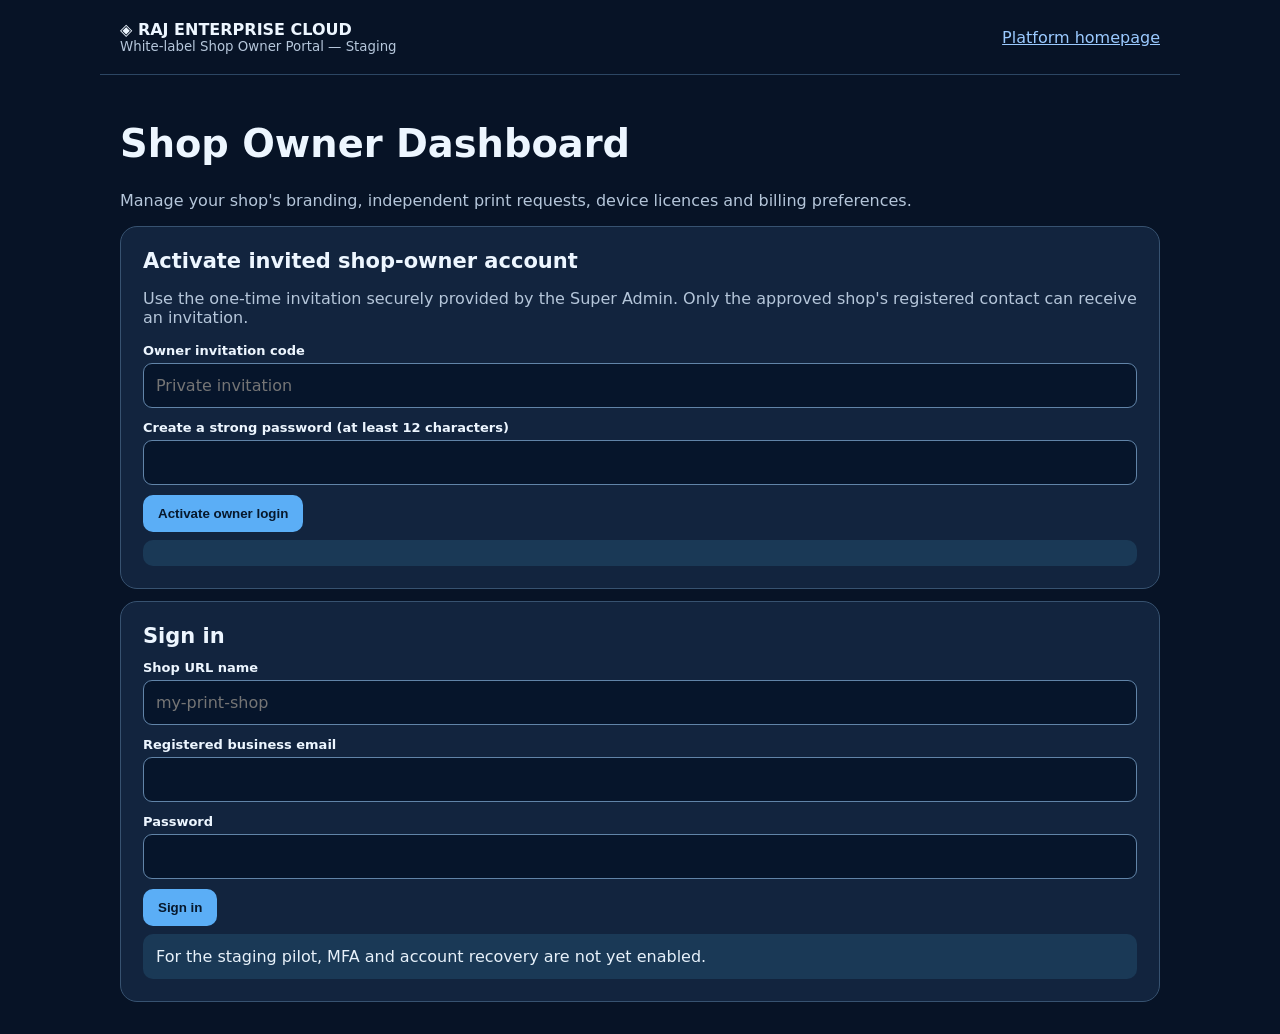
<file: static/owner.html>
<!DOCTYPE html><html lang="en"><head><meta charset="utf-8"><meta name="viewport" content="width=device-width,initial-scale=1"><title>Shop Owner Dashboard • RAJ Enterprise</title>
<style>
:root{color-scheme:dark;font-family:system-ui,Segoe UI,sans-serif;background:#071326;color:#edf6ff}
*{box-sizing:border-box}body{margin:0}header,main{max-width:1080px;margin:auto;padding:20px}
header{display:flex;justify-content:space-between;align-items:center;gap:12px;border-bottom:1px solid #2c4663}
h1{font-size:clamp(1.6rem,3vw,2.5rem)}h2{margin:0 0 8px;font-size:21px}p,small{color:#b5c6da}
a{color:#9bcaff}.grid{display:grid;grid-template-columns:repeat(2,minmax(0,1fr));gap:16px}
.card{padding:22px;background:#12243e;border:1px solid #375270;border-radius:17px;margin:12px 0}
label{display:block;font-weight:650;font-size:13px;margin:12px 0 5px}
input,textarea,select{width:100%;padding:12px;border-radius:9px;border:1px solid #6184a8;background:#06152b;color:#fff;font:inherit}
button{padding:11px 15px;background:#5baef6;color:#07182c;border:0;border-radius:10px;font-weight:750;cursor:pointer;margin:10px 6px 8px 0}
button.secondary{background:#284661;color:#e6f5ff}button:focus-visible{outline:3px solid #eacc78}
.msg{padding:13px;border-radius:10px;background:#1a3956;color:#e7f1fa;overflow-wrap:anywhere;white-space:pre-wrap}
.hidden{display:none}.row{display:flex;align-items:center;justify-content:space-between;flex-wrap:wrap;gap:10px;padding:10px 0;border-bottom:1px solid #36506b}
@media(max-width:760px){.grid{grid-template-columns:1fr}}
</style><script>
/* Works both in standalone staging and mounted under the existing /enterprise path. */
const RAJ_URL = (path) => {
  if (typeof path !== "string" || !path.startsWith("/")) throw Error("Expected absolute application path");
  const prefix = (location.pathname === "/enterprise" || location.pathname.startsWith("/enterprise/")) ? "/enterprise" : "";
  return prefix + path;
};
document.addEventListener("DOMContentLoaded", () => {
  for (const link of document.querySelectorAll('a[href^="/"]')) {
    link.setAttribute("href", RAJ_URL(link.getAttribute("href")));
  }
});
</script></head><body>
<header><div><strong>◈ RAJ ENTERPRISE CLOUD</strong><small style="display:block">White-label Shop Owner Portal — Staging</small></div><a href="/">Platform homepage</a></header>
<main><h1>Shop Owner Dashboard</h1><p>Manage your shop's branding, independent print requests, device licences and billing preferences.</p>
<section id="registerBox" class="card"><h2>Activate invited shop-owner account</h2><p>Use the one-time invitation securely provided by the Super Admin. Only the approved shop's registered contact can receive an invitation.</p>
<label for="invitation">Owner invitation code</label><input id="invitation" autocomplete="off" placeholder="Private invitation">
<label for="regPassword">Create a strong password (at least 12 characters)</label><input id="regPassword" type="password" autocomplete="new-password">
<button id="register">Activate owner login</button><div class="msg" id="regMsg" role="status"></div></section>
<section class="card" id="loginBox"><h2>Sign in</h2>
<label for="slug">Shop URL name</label><input id="slug" placeholder="my-print-shop" autocomplete="organization">
<label for="email">Registered business email</label><input id="email" type="email" autocomplete="username">
<label for="password">Password</label><input id="password" type="password" autocomplete="current-password">
<button id="login">Sign in</button><div class="msg" id="loginMsg" role="status">For the staging pilot, MFA and account recovery are not yet enabled.</div></section>
<div id="dashboard" class="hidden"><div class="card"><div class="row"><div><h2 id="shopTitle">My shop</h2><small id="licenseDetail"></small></div><button class="secondary" id="logout">Log out</button></div><a id="siteLink" href="#">View my branded website</a></div>
<div class="grid">
<section class="card"><h2>🎨 Shop website branding</h2><p>Customize the publicly visible name presentation, banner text and palette.</p>
<label for="headline">Homepage headline</label><input id="headline" maxlength="110" value="Print online. Collect locally.">
<label for="description">Business description</label><textarea id="description" maxlength="400" rows="2"></textarea>
<label for="city">City / area</label><input id="city" maxlength="90" placeholder="Kareli, Narsinghpur">
<label for="primary">Primary theme colour</label><input id="primary" type="color" value="#16375c">
<label for="accent">Accent theme colour</label><input id="accent" type="color" value="#eac46f">
<label for="logo">Public HTTPS logo URL (optional)</label><input id="logo" placeholder="https://.../logo.png">
<label><input id="listing" type="checkbox" checked style="width:auto"> Show shop in marketplace</label>
<button id="saveBrand">Save branding</button><div class="msg" id="brandMsg" role="status"></div></section>
<section class="card"><h2>🖨️ Device licensing</h2><p>Devices have their own revocable credentials. The current agent queue is metadata-only; automatic printing is not yet enabled.</p>
<button id="makeDeviceInvite">Generate one-time enrollment code</button><div class="msg" id="deviceMsg" role="status">A valid active licence is required to enroll a device.</div><h3>Registered devices</h3><div id="devices"></div><button class="secondary" id="refreshDevices">Refresh devices</button></section>
<section class="card"><h2>📦 Print requests</h2><p>Requests belong exclusively to this shop. Uploaded documents and customer payments are not supported yet.</p><div id="orders"></div><button class="secondary" id="refreshOrders">Refresh orders</button></section>
<section class="card"><h2>🌐 Domains & QR</h2><p>Unique QR works with your platform shop URL. Custom domains require ownership verification and separate HTTPS provisioning.</p>
<label for="domain">Custom domain request</label><input id="domain" placeholder="print.example.com">
<button id="saveDomain">Request domain verification</button><div class="msg" id="domainMsg" role="status"></div><h3>Shop QR</h3><img id="qr" style="width:180px;max-width:100%" alt="Branded shop URL QR code">
</section>
<section class="card"><h2>🔁 Recurring subscription preference</h2><p>Saving this preference does not authorize any recurring Cashfree charges.</p>
<label for="renewMode">Licence renewal mode</label><select id="renewMode"><option value="manual">Manual renewal (working checkout)</option><option value="request_recurring">Request recurring billing (mandate setup pending)</option></select><button id="saveRenewal">Save preference</button><div class="msg" id="renewMsg" role="status">Cashfree recurring mandate integration is not activated.</div></section>
</div></div>
</main><script>
const $=id=>document.getElementById(id);let token=null;let shop=null;
function msg(id,v){$(id).textContent=typeof v==="string"?v:JSON.stringify(v,null,2)}
async function api(path,options={}){let h={...(options.headers||{})};if(token)h.Authorization="Bearer "+token;if(options.body)h["Content-Type"]="application/json";const r=await fetch(RAJ_URL(path),{...options,headers:h});const data=await r.json().catch(()=>({}));if(!r.ok)throw Error(typeof data.detail==="string"?data.detail:"Request failed");return data;}
$("register").onclick=async()=>{try{const r=await api("/api/v2/auth/register",{method:"POST",body:JSON.stringify({invitation:$("invitation").value,password:$("regPassword").value})});msg("regMsg","Owner account created. Sign in using shop URL and registered business email: "+r.shop_slug)}catch(e){msg("regMsg",e.message)}};
$("login").onclick=async()=>{try{const data=await api("/api/v2/auth/login",{method:"POST",body:JSON.stringify({shop_slug:$("slug").value,email:$("email").value,password:$("password").value})});token=data.access_token;$("password").value="";shop=await api("/api/v2/owner/me");$("loginBox").classList.add("hidden");$("registerBox").classList.add("hidden");$("dashboard").classList.remove("hidden");$("shopTitle").textContent=shop.name;$("licenseDetail").textContent="Plan: "+(shop.license_plan||"not activated")+" • Active: "+shop.license_active;$("siteLink").href=RAJ_URL("/s/"+encodeURIComponent(shop.slug));$("qr").src=RAJ_URL("/api/v2/shops/"+encodeURIComponent(shop.slug)+"/qr.png");await refreshAll()}catch(e){msg("loginMsg",e.message)}};
$("logout").onclick=async()=>{try{await api("/api/v2/auth/logout",{method:"POST"})}catch(e){}token=null;shop=null;$("dashboard").classList.add("hidden");$("loginBox").classList.remove("hidden");$("registerBox").classList.remove("hidden")};
$("saveBrand").onclick=async()=>{try{const data=await api("/api/v2/owner/appearance",{method:"PUT",body:JSON.stringify({headline:$("headline").value,description:$("description").value,city:$("city").value,primary_color:$("primary").value,accent_color:$("accent").value,logo_url:$("logo").value||null,public_listing:$("listing").checked})});msg("brandMsg",data)}catch(e){msg("brandMsg",e.message)}};
$("makeDeviceInvite").onclick=async()=>{try{const r=await api("/api/v2/owner/devices/enrollment",{method:"POST"});msg("deviceMsg","Private enrollment code (expires in 20 minutes): "+r.enrollment_code+"\nUse with the registered Windows agent. Do not share publicly.")}catch(e){msg("deviceMsg",e.message)}};
async function loadDevices(){const rows=await api("/api/v2/owner/devices");$("devices").replaceChildren();for(const d of rows){const row=document.createElement("div");row.className="row";const text=document.createElement("span");text.textContent=d.display_name+" • "+(d.revoked?"revoked":"active");row.append(text);if(!d.revoked){const b=document.createElement("button");b.textContent="Revoke";b.className="secondary";b.onclick=async()=>{try{await api("/api/v2/owner/devices/"+encodeURIComponent(d.id)+"/revoke",{method:"POST"});await loadDevices()}catch(e){msg("deviceMsg",e.message)}};row.append(b)}$("devices").append(row)}}
$("refreshDevices").onclick=()=>loadDevices().catch(e=>msg("deviceMsg",e.message));
async function loadOrders(){const rows=await api("/api/v2/owner/orders");$("orders").replaceChildren();for(const o of rows){const div=document.createElement("div");div.className="row";const span=document.createElement("span");span.textContent=o.customer_name+" • "+o.pages+" pages × "+o.copies+" • "+o.status;div.append(span);if(o.status==="received"||o.status==="printing"||o.status==="ready"){const next={received:"printing",printing:"ready",ready:"collected"}[o.status];const b=document.createElement("button");b.textContent="Mark "+next;b.className="secondary";b.onclick=async()=>{try{await api("/api/v2/owner/orders/"+encodeURIComponent(o.id),{method:"PATCH",body:JSON.stringify({status:next})});await loadOrders()}catch(e){window.alert(e.message)}};div.append(b)}$("orders").append(div)}if(!rows.length)$("orders").textContent="No requests yet."}
$("refreshOrders").onclick=()=>loadOrders().catch(e=>window.alert(e.message));
$("saveDomain").onclick=async()=>{try{const r=await api("/api/v2/owner/domains",{method:"POST",body:JSON.stringify({hostname:$("domain").value})});msg("domainMsg","Create TXT record "+r.txt_record+" with value "+r.txt_value+"\nThen request Super Admin verification and domain HTTPS setup.")}catch(e){msg("domainMsg",e.message)}};
$("saveRenewal").onclick=async()=>{try{const r=await api("/api/v2/owner/billing/preference",{method:"PUT",body:JSON.stringify({renewal_mode:$("renewMode").value})});msg("renewMsg",r.message+" • "+r.mandate_status)}catch(e){msg("renewMsg",e.message)}};
async function refreshAll(){await Promise.allSettled([loadOrders(),loadDevices(),(async()=>{const r=await api("/api/v2/owner/billing/preference");$("renewMode").value=r.renewal_mode;msg("renewMsg","Mandate status: "+r.mandate_status)})(),(async()=>{const r=await api("/api/v2/shops/"+encodeURIComponent(shop.slug));$("headline").value=r.headline;$("description").value=r.description;$("city").value=r.city;$("primary").value=r.primary_color;$("accent").value=r.accent_color;$("logo").value=r.logo_url||""})()])}
</script></body></html>
</file>
